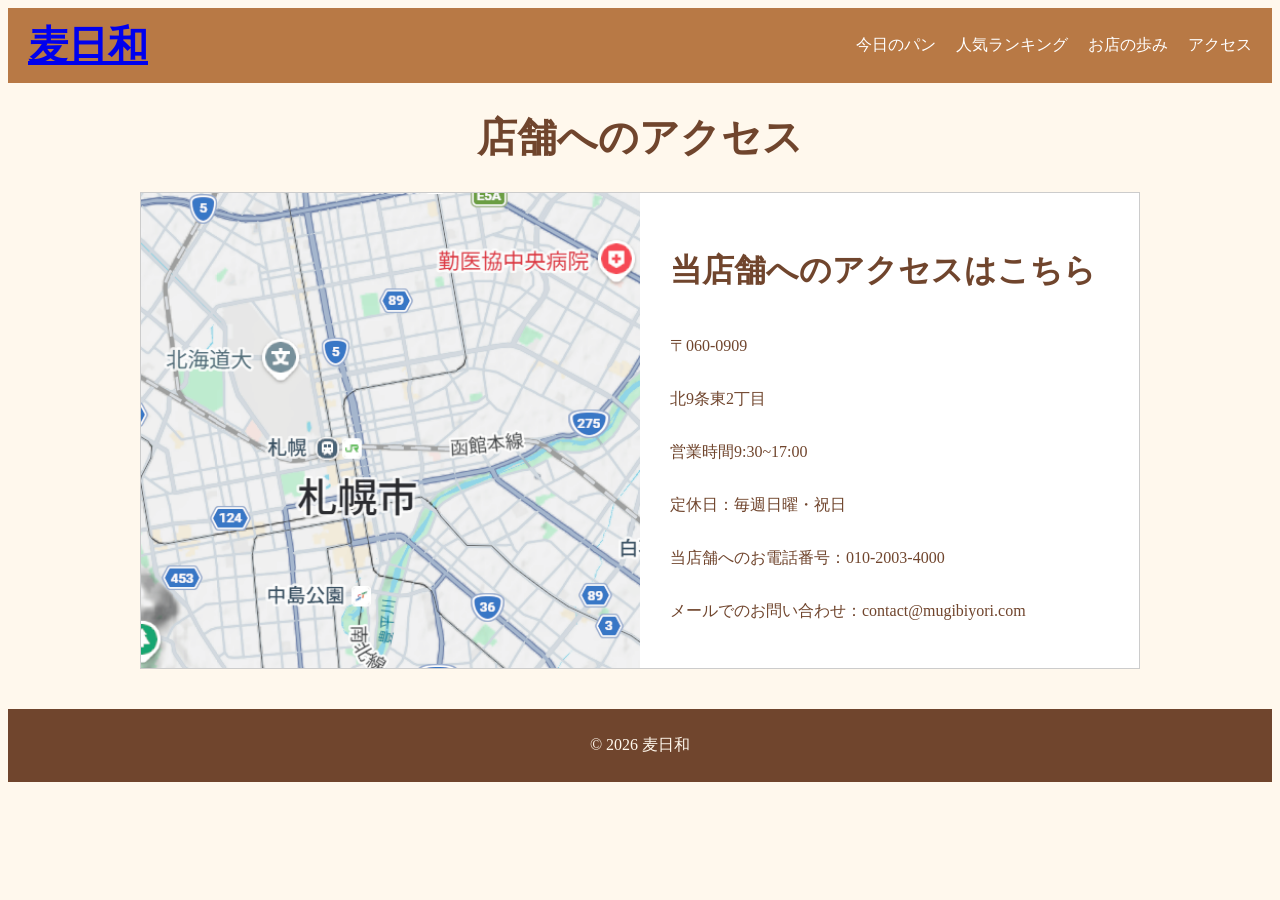
<file: access.html>
<!DOCTYPE html>
<html lang="ja">
<head>
    <meta charset="UTF-8">
    <meta name="viewport" content="width=device-width, initial-scale=1.0">
    <link rel="stylesheet" href="style.css">
    <link rel="stylesheet" href="css/access.css">
    <title>アクセスページ</title>
</head>
<body>
    <header>
         <a href="/index.html" id="top-logo">麦日和</a>
            <nav id="header-nav">
                <ul id="">
                    <li><a href="/today-bread.html">今日のパン</a></li>
                    <li><a href="/ranking.html">人気ランキング</a></li>
                    <li><a href="/history.html">お店の歩み</a></li>
                    <li><a href="/access.html">アクセス</a></li>
                </ul>
            </nav>
    </header>

    <main>
        <h1>店舗へのアクセス</h1>
        <div class="acsess-container">
            <div class="accessmap-area">
                <img src="images/access/マップ.png" alt="店舗への地図">
            </div>

            <div class="accessinfo-area">
                <h2>当店舗へのアクセスはこちら</h2>
                <p>〒060-0909</p>
                <p>北9条東2丁目</p>
                <p>営業時間9:30~17:00</p>
                <p>定休日：毎週日曜・祝日</p>
                <p>当店舗へのお電話番号：010-2003-4000</p>
                <p>メールでのお問い合わせ：contact@mugibiyori.com</p>
            </div>
        </div>
    </main>
    
    <footer>
        <p>&copy; 2026 麦日和</p>
    </footer>
</body>
</html>
</file>
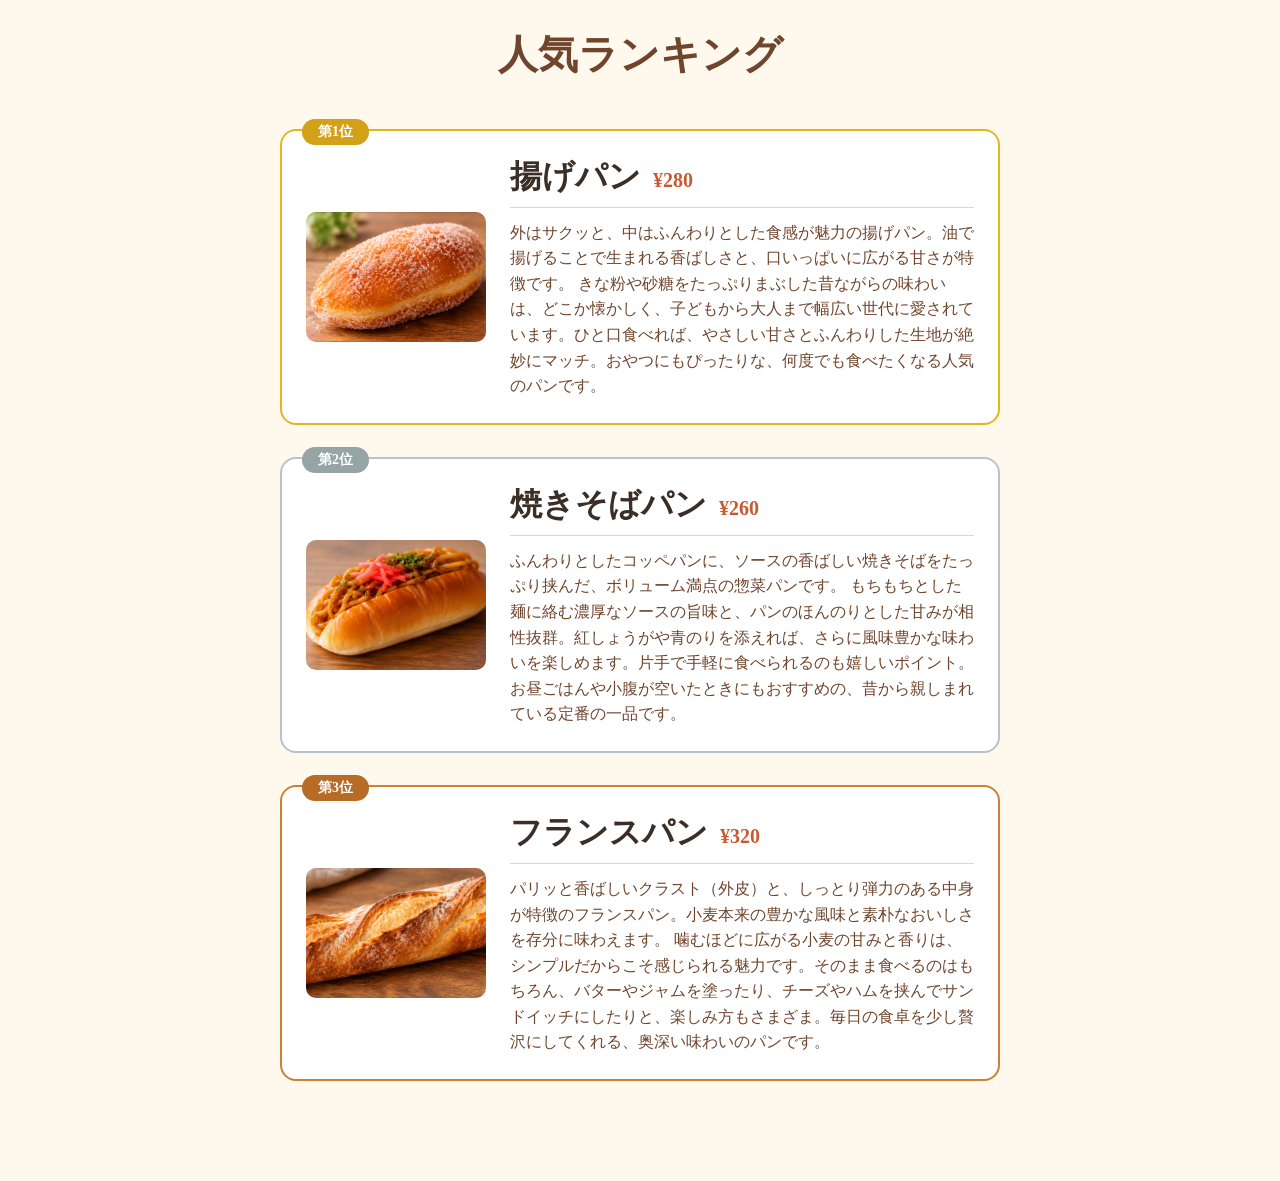
<file: ranking.html>
<!DOCTYPE html>
<html lang="ja">

<head>
    <meta charset="UTF-8">
    <meta name="viewport" content="width=device-width, initial-scale=1.0">
    <link rel="stylesheet" href="style.css">
    <link rel="stylesheet" href="css/ranking.css">
    <title>麦日和-人気ランキング</title>
</head>

<body class="color-background">
    <h1 class="color-text">人気ランキング</h1>
    <div class="container">

        <div class="ranking-item rank-1">
            <span class="ranking-badge">第1位</span>
            <img src="images/ranking/agepan.png" alt="揚げパン" class="ranking-img">
            <div class="ranking-info">
                 <h2>揚げパン<span class="price">¥280</span></h2>
                <p class="description color-text">外はサクッと、中はふんわりとした食感が魅力の揚げパン。油で揚げることで生まれる香ばしさと、口いっぱいに広がる甘さが特徴です。
                    きな粉や砂糖をたっぷりまぶした昔ながらの味わいは、どこか懐かしく、子どもから大人まで幅広い世代に愛されています。ひと口食べれば、やさしい甘さとふんわりした生地が絶妙にマッチ。おやつにもぴったりな、何度でも食べたくなる人気のパンです。
                </p>
            </div>

        </div>

         <div class="ranking-item rank-2">
            <span class="ranking-badge">第2位</span>
            <img src="images/ranking/yakisobapan.png" alt="焼きそばパン" class="ranking-img">
            <div class="ranking-info">
                 <h2>焼きそばパン<span class="price">¥260</span></h2>
                <p class="description color-text">ふんわりとしたコッペパンに、ソースの香ばしい焼きそばをたっぷり挟んだ、ボリューム満点の惣菜パンです。
                    もちもちとした麺に絡む濃厚なソースの旨味と、パンのほんのりとした甘みが相性抜群。紅しょうがや青のりを添えれば、さらに風味豊かな味わいを楽しめます。片手で手軽に食べられるのも嬉しいポイント。お昼ごはんや小腹が空いたときにもおすすめの、昔から親しまれている定番の一品です。
            </div>

        </div>

        <div class="ranking-item rank-3">
            <span class="ranking-badge">第3位</span>
            <img src="images/ranking/francepan.png" alt="フランスパン" class="ranking-img">
            <div class="ranking-info">
                <h2>フランスパン<span class="price">¥320</span></h2>
                <p class="description color-text">パリッと香ばしいクラスト（外皮）と、しっとり弾力のある中身が特徴のフランスパン。小麦本来の豊かな風味と素朴なおいしさを存分に味わえます。
                    噛むほどに広がる小麦の甘みと香りは、シンプルだからこそ感じられる魅力です。そのまま食べるのはもちろん、バターやジャムを塗ったり、チーズやハムを挟んでサンドイッチにしたりと、楽しみ方もさまざま。毎日の食卓を少し贅沢にしてくれる、奥深い味わいのパンです。
                </p>
            </div>

        </div>



    </div>

</body>

</html>
</file>
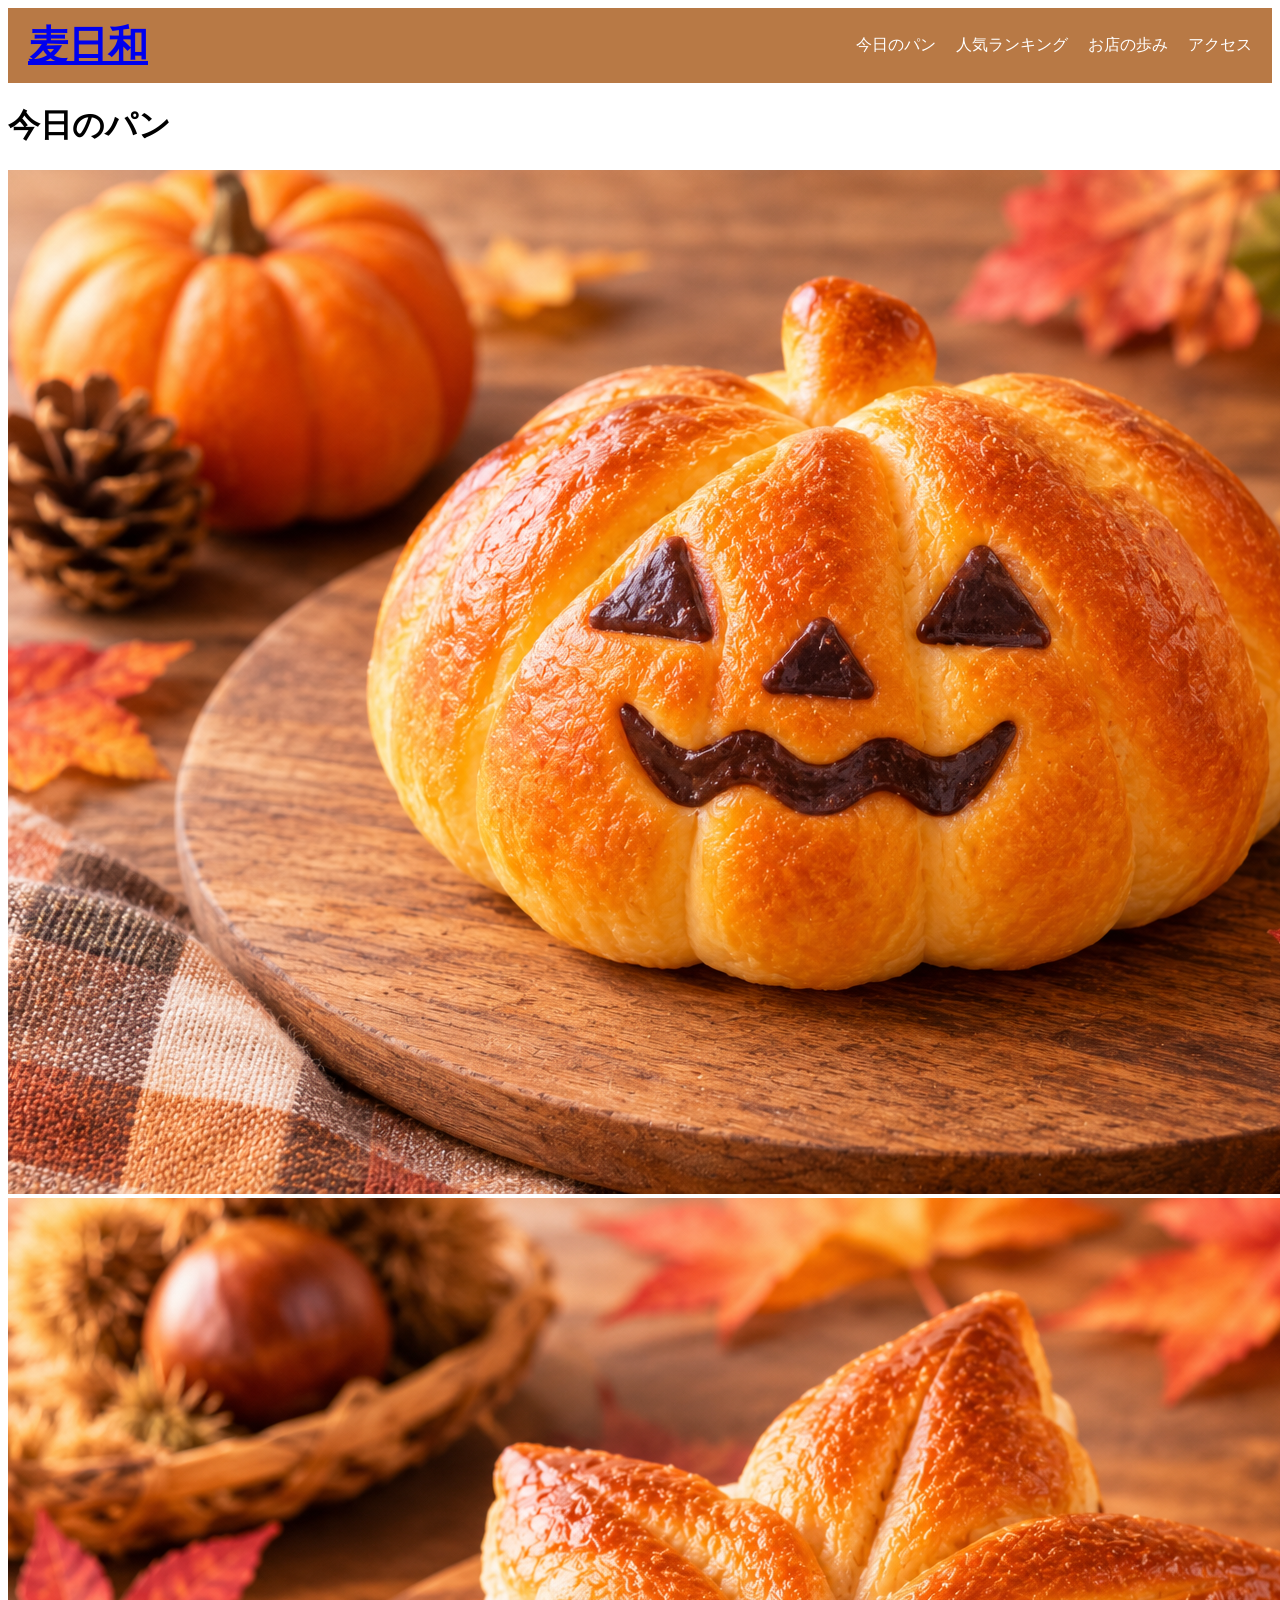
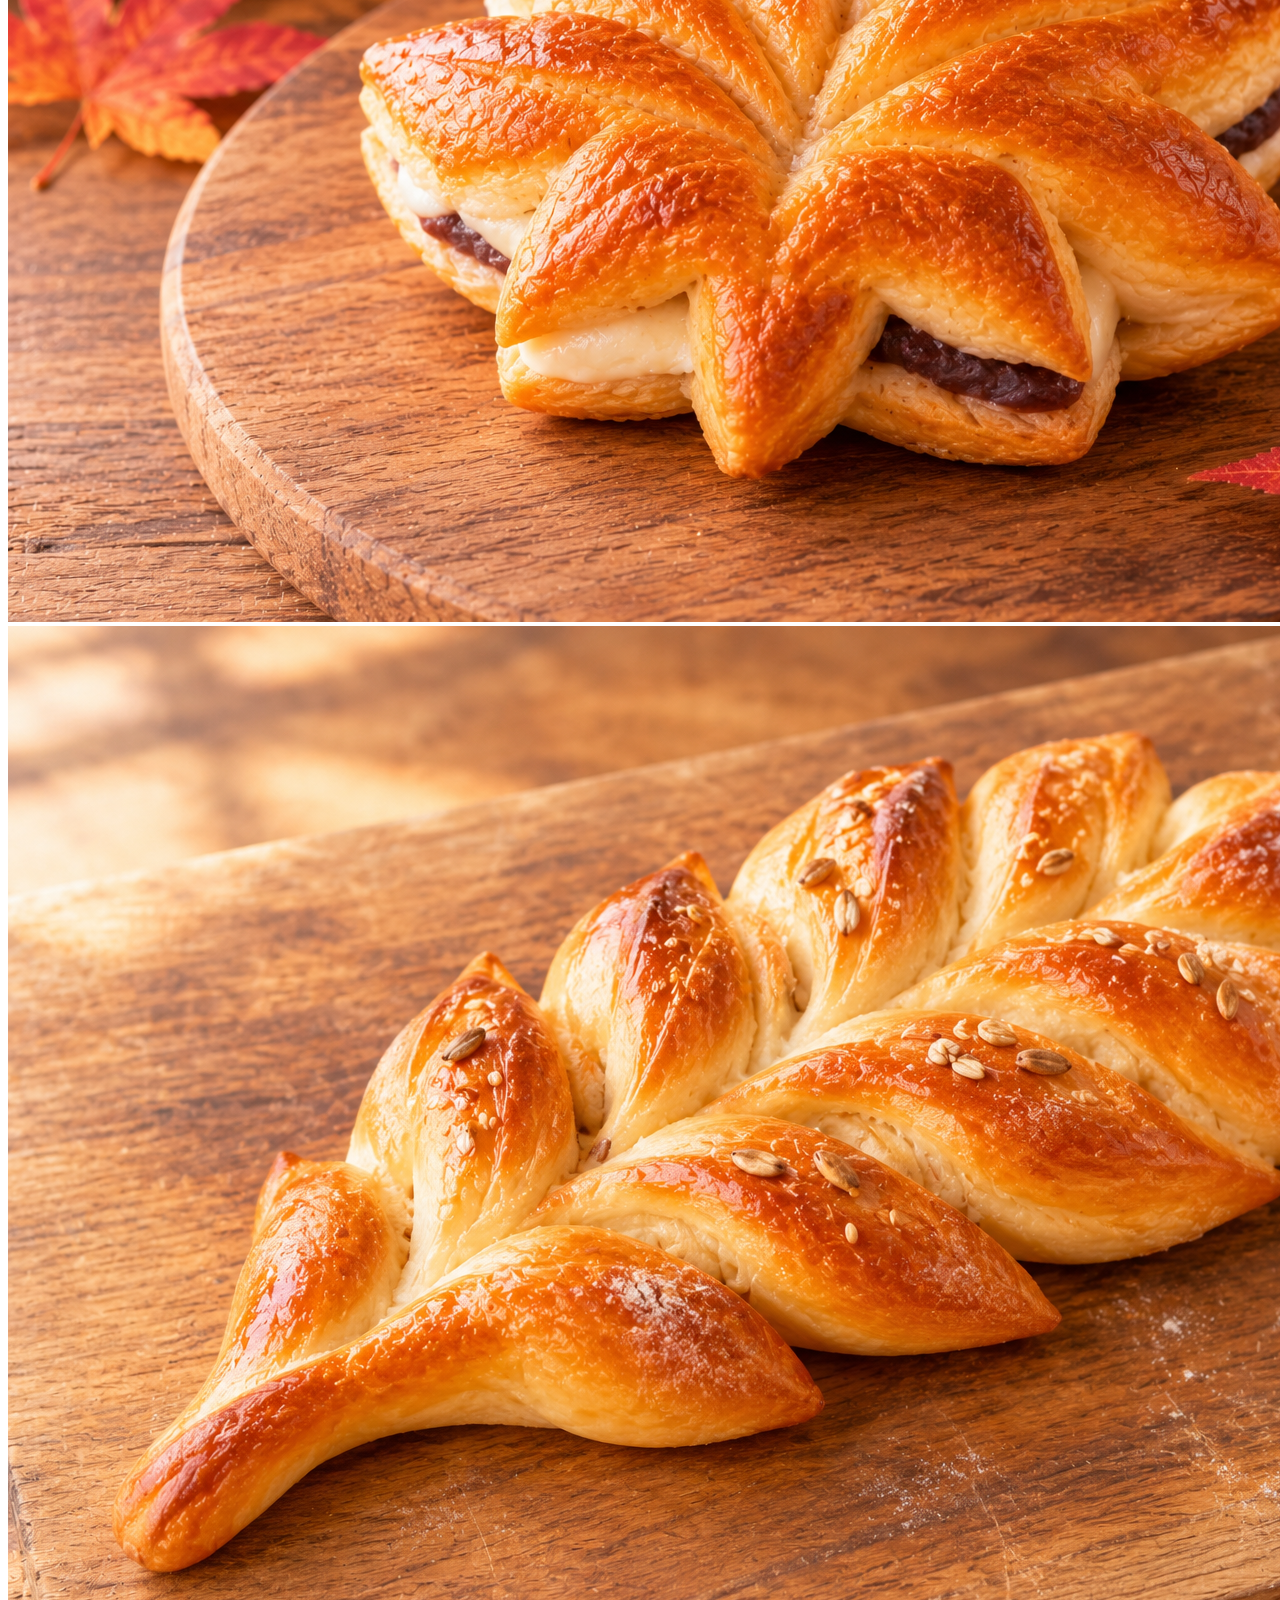
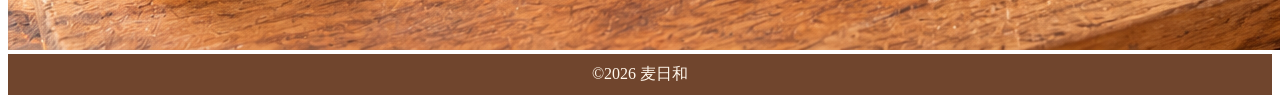
<file: todays-bread.html>
<!DOCTYPE html>
<html lang="ja">
<head>
    <meta charset="UTF-8">
    <meta name="viewport" content="width=device-width, initial-scale=1.0">
    <link rel="stylesheet" href="style.css">
    <title>Document</title>
</head>
<body>
    <header>
        <a href="/index.html" id="top-logo">麦日和</a>
            <nav id="header-nav">
                <ul id="">
                    <li><a href="/today-bread.html">今日のパン</a></li>
                    <li><a href="/ranking.html">人気ランキング</a></li>
                    <li><a href="/history.html">お店の歩み</a></li>
                    <li><a href="/access.html">アクセス</a></li>
                </ul>
            </nav>
    </header>
    <main>
        <h1>今日のパン</h1>
        <img class="" src="images/todays/halloweenpan.png" alt="">
        <img src="images/todays/momizipan.png" alt="">
        <img src="images/todays/mugipan.png" alt="">
    </main>
    <footer>
        &copy;2026 麦日和
    </footer>
</body>
</html>
</file>
<file: style.css>
/* ========================================
  Bakery Website - Global Style
  パン屋Webサイト共通スタイル
======================================== */

/* メインカラー：小麦ブラウン
   使用場所：メインボタン、ロゴのアクセント、重要なリンク */
.color-primary {
    color: #b87945;
    background-color: #b87945;
}

/* ホバー時のカラー
   使用場所：ボタンやリンクにマウスを合わせたとき */
.color-primary-hover:hover {
    background-color: #946038;
}

/* 背景色：ミルククリーム
   使用場所：Webサイト全体の背景 */
.color-background {
    background-color: #fff8ed;
}

/* 文字色：コーヒーブラウン
   使用場所：本文、見出し、ナビゲーション */
.color-text {
    color: #70452d;
}

/* アクセントカラー：焼きたてゴールド
   使用場所：アイコン、装飾、商品ラベル */
.color-accent {
    color: #dda66b;
}

/* 白色
   使用場所：カード背景、ボタンの文字など */
.color-white {
    color: #ffffff;
    background-color: #ffffff;
}

/******************* 
    共通ヘッダー 
*******************/
header {
    background-color: #b87945;
    color: #ffffff;
    padding: 10px 20px;
    display: flex;
    justify-content: space-between;
}
#top-logo {
    font-size: 40px;
    font-weight: bold;
}
/* nav */
#header-nav {
    margin: auto 0;
}
#header-nav ul {
    list-style: none;
    display: flex;
    gap: 20px;
}
#header-nav a {
    color: #ffffff;
    text-decoration: none;
}
#header-nav a:hover {
    color: #dda66b;
    font-weight: bold;
    transition: 0.2s;
}

/* 共通フッター */
footer {
    background-color: #70452d;
    color: #fff8ed;
    padding: 10px;
    text-align: center;
}
</file>
<file: css/access.css>
body {
    background-color: #FFF8ED;
}

main h1 {
    text-align: center;
    font-size: 40px;
    color: #70452d;
}

.acsess-container {
    display: flex;
    max-width: 1000px;  /*ボックス全体の最大幅*/
    margin: 0 auto;  /*ボックスの外側の余白（margin）設定*/
    margin-bottom: 40px;
    border: 1px solid #cccccc;  /*枠線の設定*/
    box-sizing: border-box;
    background-color: #ffffff;
}

/*map-area（左側）*/
.accessmap-area {
    width: 50%;  /*幅50%（半分）*/
    box-sizing: border-box;
}

/*map画像がエリアからはみ出さないようにする設定*/
.accessmap-area img {
    width: 100%;  /*50%のエリアいっぱいに画像を広げる*/
    height: 100%;  /*高さを文章エリアと揃える*/
    object-fit: cover;  /*画像の枠を保ったまま枠を埋める*/
    display: block;  /*画像の下のできる隙間をなくす*/
}

/*info-area（右側）*/
.accessinfo-area {
    width: 50%;
    padding: 30px;  /*ボックスの内側の余白（padding）*/
    box-sizing: border-box;
    display: flex;  /*自動で横並びにしてくれたり、高さを揃えてくれる*/
    flex-direction: column;  /*中の要素（h2やp）は縦に並べる*/
    justify-content: center;  /*文章を上下中央に揃える*/
}

.accessinfo-area h2 {
    color: #70452d;
    font-size: 32px;
}

.accessinfo-area p {
    color: #70452D;
    font-size: 16px;
}
</file>
<file: css/ranking.css>
@charset "utf-8";

h1 {
    text-align: center;
    font-size: 40px;
}

.container {
    width: 90%;
    max-width: 720px;
    margin: 0 auto;
    padding: 20px 0 60px;
}

.ranking-item {
    position: relative;
    display: flex;
    align-items: center;
    gap: 24px;
    background-color: #ffffff;
    border-radius: 16px;
    margin-bottom: 32px;
    padding: 24px;
}

.ranking-badge {
    position: absolute;
    top: -12px;
    left: 20px;
    padding: 4px 16px;
    border-radius: 20px;
    font-weight: bold;
    font-size: 14px;
    color: #ffffff;
}

.rank-1 {
    border: 2px solid #e6b422;
}

.rank-1 .ranking-badge {
    background-color: #d4a017;
}

.rank-2 {
    border: 2px solid #b8c2cc;
}

.rank-2 .ranking-badge {
    background-color: #95a5a6;
}

.rank-3 {
    border: 2px solid #cd7f32;
}

.rank-3 .ranking-badge {
    background-color: #b86b24;
}

.ranking-img {
    width: 180px;
    height: 130px;
    object-fit: cover;
    border-radius: 10px;
    flex-shrink: 0;
}

.ranking-info {
    flex: 1;
}

.ranking-info h2 {
    font-size: 32px;
    color: #3a2e27;
    border-bottom: 1px solid #e0d6cc;
    padding-bottom: 8px;
    margin: 0 0 12px;
}

.price {
    font-size: 20px;
    font-weight: bold;
    color: #c85a32;
    margin-left: 12px;
}

.description {
    font-size: 16px;
    line-height: 1.6;
    margin: 0;
}
</file>
